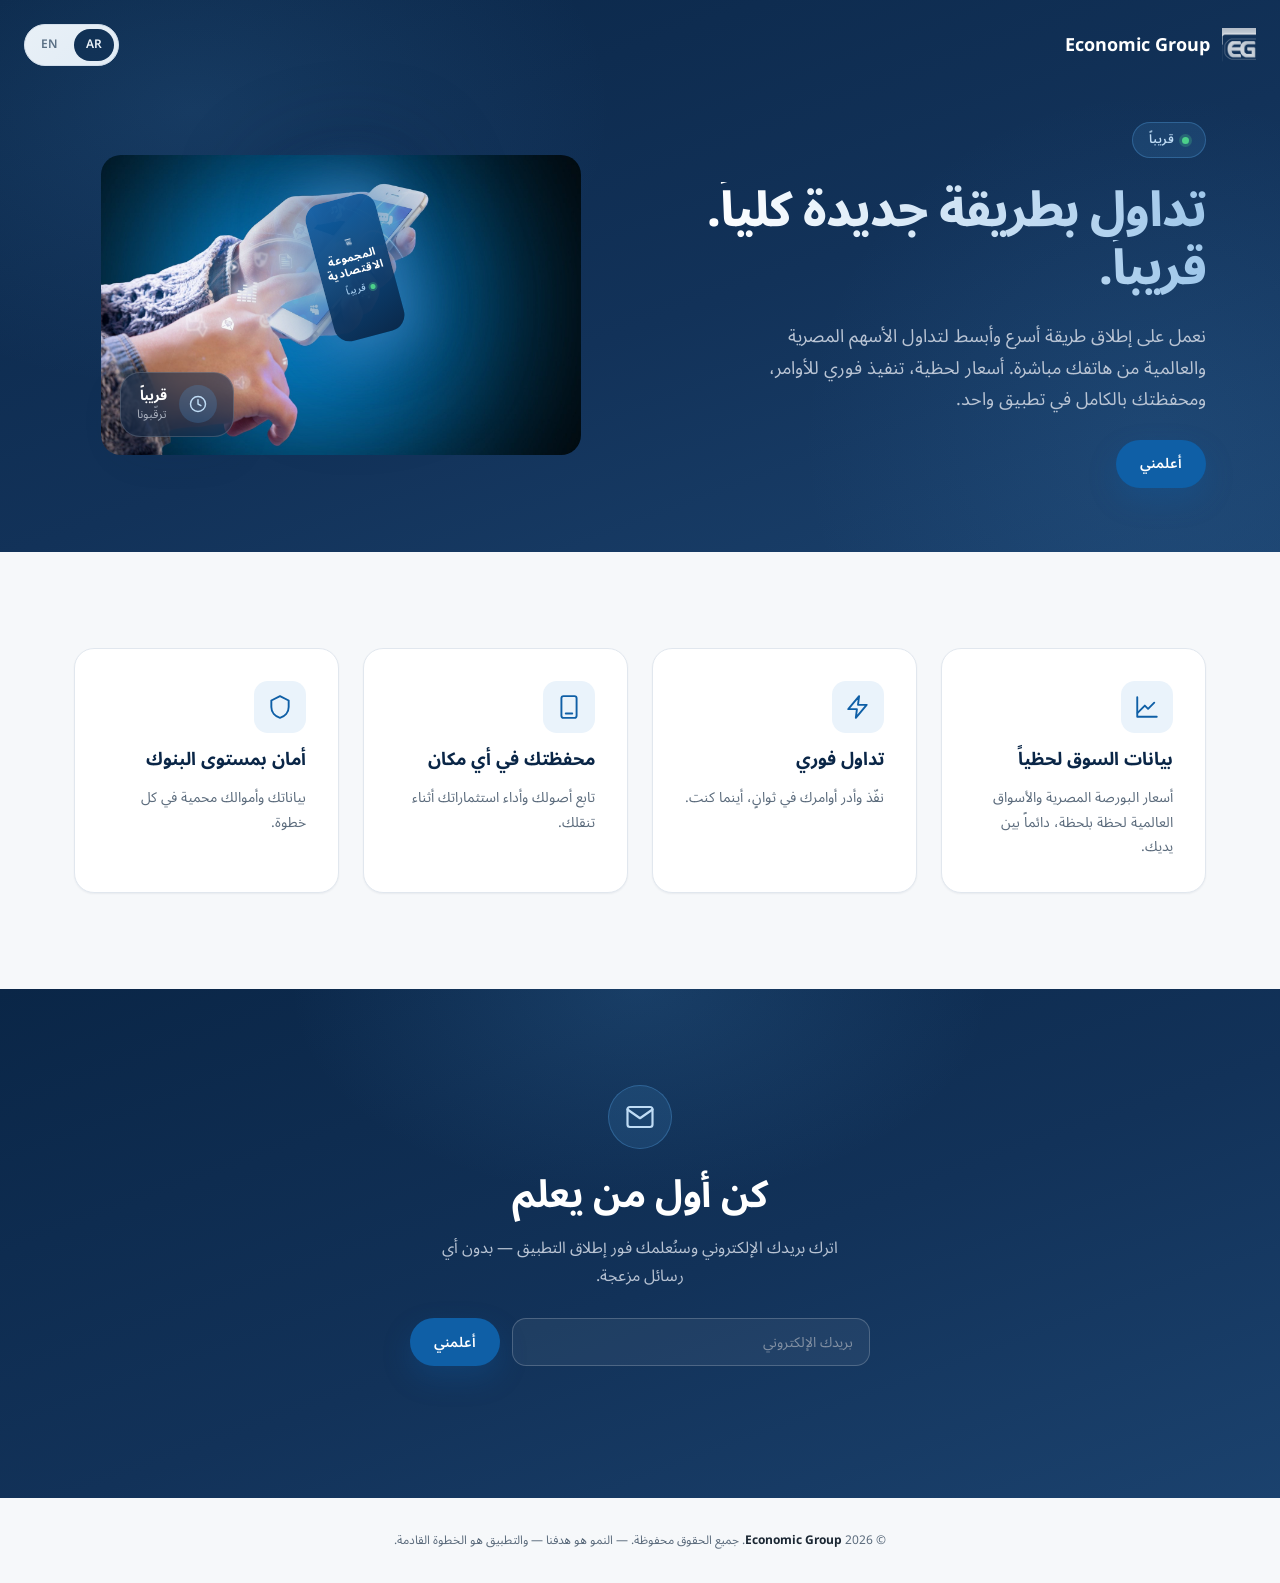
<file: pages/app.html>
<!DOCTYPE html>
<html lang="ar" dir="rtl">
<head>
  <meta charset="UTF-8">
  <meta name="viewport" content="width=device-width, initial-scale=1">
  <title>Economic Group App — Coming Soon</title>
  <meta name="description" content="The Economic Group trading app is on its way. Subscribe to be the first to know when it launches.">
  <meta name="theme-color" content="#0A2647">
  <meta name="robots" content="noindex, follow">

  <link rel="icon" type="image/png" href="../assets/icons/favicon.png">
  <link rel="apple-touch-icon" href="../assets/images/brand/favicon-180.png">
  <link rel="preconnect" href="https://fonts.googleapis.com">
  <link rel="preconnect" href="https://fonts.gstatic.com" crossorigin>

  <link rel="stylesheet" href="../assets/css/variables.css">
  <link rel="stylesheet" href="../assets/css/base.css">
  <link rel="stylesheet" href="../assets/css/animations.css">
  <link rel="stylesheet" href="../assets/css/header.css">
  <link rel="stylesheet" href="../assets/css/contact.css">
  <link rel="stylesheet" href="../assets/css/app-teaser.css">
  <link rel="stylesheet" href="../assets/css/responsive.css">
</head>
<body>
  <div class="teaser-page">

   <!-- ============ TOPBAR (brand + language only — intentionally not wired into site navigation) ============ -->
      <div class="teaser-hero" style="padding-bottom:0;">
        <div class="teaser-topbar">
          <a href="../" class="brand-mark-static">
            <img src="../assets/images/brand/eg-icon-white.png" alt="" width="34" height="35">
            <span>Economic Group</span>
          </a>
          <div class="lang-switch" role="group" aria-label="Language switcher">
            <button type="button" class="lang-option" data-lang-option="ar" aria-pressed="false">AR</button>
            <button type="button" class="lang-option" data-lang-option="en" aria-pressed="false">EN</button>
          </div>
        </div>

      <!-- ============ HERO ============ -->
      <div class="container teaser-hero-inner">
        <div class="teaser-hero-copy reveal">
          <span class="teaser-badge">
            <span class="status-dot"></span>
            <span data-i18n="app_teaser.badge">Coming Soon</span>
          </span>

          <h1 class="teaser-title">
            <span data-i18n="app_teaser.title">Trading, Reimagined.</span>
            <span data-i18n="app_teaser.title_line2">Coming Soon.</span>
          </h1>

          <p class="teaser-subtitle" data-i18n="app_teaser.subtitle">We're building a faster, simpler way to trade Egyptian and global markets — right from your pocket. Live prices, instant orders, and your full portfolio in one app.</p>

          <div class="teaser-hero-actions">
            <a href="#notify" class="btn btn-primary" data-i18n="app_teaser.newsletter_submit">Notify Me</a>
          </div>
        </div>

        <div class="teaser-hero-visual reveal" data-delay="2">
          <div class="phone-frame">
            <img src="../assets/images/app-teaser/hero-phone.jpg" alt="" class="phone-photo">

            <div class="phone-screen-overlay">
              <img src="../assets/images/brand/eg-icon-white.png" alt="Economic Group" class="phone-screen-logo">
              <span class="phone-screen-text" data-i18n="app_teaser.screen_line1">ECONOMIC GROUP</span>
              <span class="phone-screen-sub" data-i18n="app_teaser.screen_line2">Coming Soon</span>
            </div>

            <div class="phone-coming-soon-chip">
              <span class="chip-icon">
                <svg viewBox="0 0 24 24" fill="none" stroke="currentColor" stroke-width="1.75" stroke-linecap="round" stroke-linejoin="round"><circle cx="12" cy="12" r="9"></circle><polyline points="12 7 12 12 15.5 14"></polyline></svg>
              </span>
              <span>
                <strong data-i18n="app_teaser.badge">Coming Soon</strong>
                <span data-i18n="app_teaser.stay_tuned_title">Stay Tuned</span>
              </span>
            </div>
          </div>
        </div>
      </div>
    </div>

    <main id="main-content">
      <!-- ============ FEATURES ============ -->
      <section class="container teaser-features" aria-label="What to expect">
        <div class="teaser-features-grid">
          <div class="card teaser-feature-card reveal" data-delay="1">
            <span class="teaser-feature-icon">
              <svg viewBox="0 0 24 24" fill="none" stroke="currentColor" stroke-width="1.75" stroke-linecap="round" stroke-linejoin="round"><path d="M3 3v18h18"></path><path d="M18.7 8 13 13.7l-3-3L3.3 17.4"></path></svg>
            </span>
            <h3 data-i18n="app_teaser.feature1_title">Live Market Data</h3>
            <p data-i18n="app_teaser.feature1_body">Real-time EGX and global prices, always at your fingertips.</p>
          </div>

          <div class="card teaser-feature-card reveal" data-delay="2">
            <span class="teaser-feature-icon">
              <svg viewBox="0 0 24 24" fill="none" stroke="currentColor" stroke-width="1.75" stroke-linecap="round" stroke-linejoin="round"><path d="M13 2 3 14h8l-1 8 10-12h-8z"></path></svg>
            </span>
            <h3 data-i18n="app_teaser.feature2_title">Trade Instantly</h3>
            <p data-i18n="app_teaser.feature2_body">Place and manage orders in seconds, wherever you are.</p>
          </div>

          <div class="card teaser-feature-card reveal" data-delay="3">
            <span class="teaser-feature-icon">
              <svg viewBox="0 0 24 24" fill="none" stroke="currentColor" stroke-width="1.75" stroke-linecap="round" stroke-linejoin="round"><rect x="5" y="2" width="14" height="20" rx="2"></rect><line x1="9" y1="18" x2="15" y2="18"></line></svg>
            </span>
            <h3 data-i18n="app_teaser.feature3_title">Your Portfolio, Anywhere</h3>
            <p data-i18n="app_teaser.feature3_body">Track your holdings and performance on the go.</p>
          </div>

          <div class="card teaser-feature-card reveal" data-delay="4">
            <span class="teaser-feature-icon">
              <svg viewBox="0 0 24 24" fill="none" stroke="currentColor" stroke-width="1.75" stroke-linecap="round" stroke-linejoin="round"><path d="M12 2 4 6v6c0 5 3.4 8.7 8 10 4.6-1.3 8-5 8-10V6l-8-4Z"></path></svg>
            </span>
            <h3 data-i18n="app_teaser.feature4_title">Bank-Grade Security</h3>
            <p data-i18n="app_teaser.feature4_body">Your data and funds, protected at every step.</p>
          </div>
        </div>
      </section>

      <!-- ============ STAY TUNED / NEWSLETTER ============ -->
      <section class="teaser-notify" id="notify" aria-label="Stay updated">
        <div class="container teaser-notify-card reveal">
          <span class="teaser-notify-icon">
            <svg viewBox="0 0 24 24" fill="none" stroke="currentColor" stroke-width="1.75" stroke-linecap="round" stroke-linejoin="round"><path d="M4 4h16v16H4z" opacity="0"></path><path d="M22 6 12 13 2 6"></path><rect x="2" y="4" width="20" height="16" rx="2"></rect></svg>
          </span>
          <h2 data-i18n="app_teaser.newsletter_title">Be the First to Know</h2>
          <p data-i18n="app_teaser.newsletter_body">Leave your email and we'll notify you the moment the app goes live — no spam, ever.</p>

          <form class="teaser-notify-form" id="teaser-notify-form" novalidate aria-label="Newsletter signup">
            <input type="email" id="teaser-notify-email" class="form-input" required autocomplete="email" data-i18n-placeholder="app_teaser.newsletter_placeholder" placeholder="Your email address">
            <button type="submit" class="btn btn-primary" data-i18n="app_teaser.newsletter_submit">Notify Me</button>
          </form>
          <span class="teaser-notify-status" id="teaser-notify-status" role="status" aria-live="polite"></span>
        </div>
      </section>
    </main>

    <div class="teaser-footer">
      <p>&copy; <span id="footer-year"></span> <strong>Economic Group</strong>. <span data-i18n="footer.rights">All rights reserved.</span> — <span data-i18n="app_teaser.footer_note">Growth is our target — the app is next.</span></p>
    </div>
  </div>

  <script src="../assets/js/config.js"></script>
  <script src="../assets/js/utils.js"></script>
  <script src="../assets/js/icons.js"></script>
  <script src="../assets/js/i18n.js"></script>
  <script src="../assets/js/sheetsApi.js"></script>
  <script src="../assets/js/pageChrome.js"></script>
  <script src="../assets/js/appTeaser.js"></script>
  <script>
    document.getElementById('footer-year').textContent = new Date().getFullYear();
  </script>
</body>
</html>
</file>
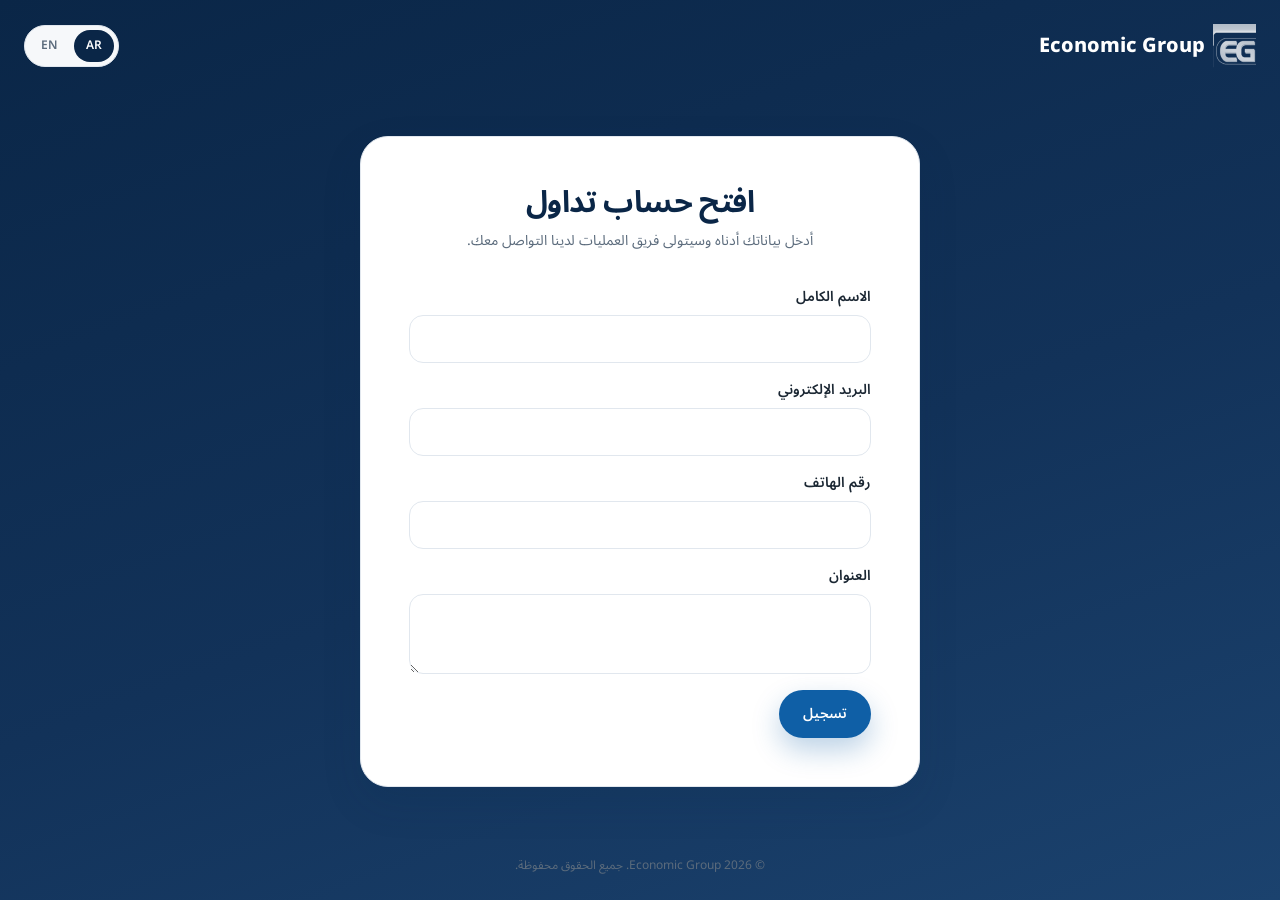
<file: pages/signup.html>
<!DOCTYPE html>
<html lang="ar" dir="rtl">
<head>
  <meta charset="UTF-8">
  <meta name="viewport" content="width=device-width, initial-scale=1">
  <title>Economic Group — Open a Trading Account</title>
  <meta name="description" content="Register for an Economic Group trading account — our operations team will contact you within 5 business days.">
  <meta name="theme-color" content="#0A2647">
  <meta name="robots" content="noindex, follow">

  <link rel="icon" type="image/png" href="../assets/icons/favicon.png">
  <link rel="apple-touch-icon" href="../assets/images/brand/favicon-180.png">
  <link rel="preconnect" href="https://fonts.googleapis.com">
  <link rel="preconnect" href="https://fonts.gstatic.com" crossorigin>

  <link rel="stylesheet" href="../assets/css/variables.css">
  <link rel="stylesheet" href="../assets/css/base.css">
  <link rel="stylesheet" href="../assets/css/animations.css">
  <link rel="stylesheet" href="../assets/css/header.css">
  <link rel="stylesheet" href="../assets/css/contact.css">
  <link rel="stylesheet" href="../assets/css/account.css">
  <link rel="stylesheet" href="../assets/css/responsive.css">
</head>
<body>
  <div class="account-page">
    <div class="account-topbar">
      <a href="./" class="brand" aria-label="Economic Group — Home">
        <span class="brand-mark">
          <img src="../assets/images/brand/eg-icon-white.png" alt="" width="43" height="44">
        </span>
        <span>Economic Group</span>
      </a>
      <div class="lang-switch" role="group" aria-label="Language switcher">
        <button type="button" class="lang-option" data-lang-option="ar" aria-pressed="false">AR</button>
        <button type="button" class="lang-option" data-lang-option="en" aria-pressed="false">EN</button>
      </div>
    </div>

    <main class="account-main">
      <div class="card account-card">
        <div class="account-card-header">
          <h1 class="account-card-title" data-i18n="account.title">Open a Trading Account</h1>
          <p class="account-card-subtitle" data-i18n="account.subtitle">Fill in your details below and our operations team will take it from there.</p>
        </div>

        <form class="account-form" id="signup-form" novalidate aria-label="Account registration form">
          <div class="form-field">
            <label class="form-label" for="signup-name" data-i18n="account.name">Full Name <span class="required">*</span></label>
            <input type="text" id="signup-name" class="form-input" required autocomplete="name">
            <span class="form-error-msg" role="alert"></span>
          </div>

          <div class="form-field">
            <label class="form-label" for="signup-email" data-i18n="account.email">Email Address <span class="required">*</span></label>
            <input type="email" id="signup-email" class="form-input" required autocomplete="email">
            <span class="form-error-msg" role="alert"></span>
          </div>

          <div class="form-field">
            <label class="form-label" for="signup-phone" data-i18n="account.phone">Phone Number <span class="required">*</span></label>
            <input type="tel" id="signup-phone" class="form-input" required autocomplete="tel">
            <span class="form-error-msg" role="alert"></span>
          </div>

          <div class="form-field">
            <label class="form-label" for="signup-address" data-i18n="account.address">Address <span class="required">*</span></label>
            <textarea id="signup-address" class="form-textarea" required autocomplete="street-address" style="min-height:80px;"></textarea>
            <span class="form-error-msg" role="alert"></span>
          </div>

          <div class="form-submit-row">
            <button type="submit" class="btn btn-primary" data-i18n="account.submit">Register</button>
            <span class="form-status" id="signup-form-status" role="status" aria-live="polite"></span>
          </div>
        </form>
      </div>
    </main>

    <div class="account-footer">
      <p>&copy; <span id="footer-year"></span> Economic Group. <span data-i18n="footer.rights">All rights reserved.</span></p>
    </div>
  </div>

  <script src="../assets/js/config.js"></script>
  <script src="../assets/js/utils.js"></script>
  <script src="../assets/js/icons.js"></script>
  <script src="../assets/js/i18n.js"></script>
  <script src="../assets/js/sheetsApi.js"></script>
  <script src="../assets/js/pageChrome.js"></script>
  <script src="../assets/js/signup.js"></script>
  <script>
    document.getElementById('footer-year').textContent = new Date().getFullYear();
  </script>
</body>
</html>
</file>
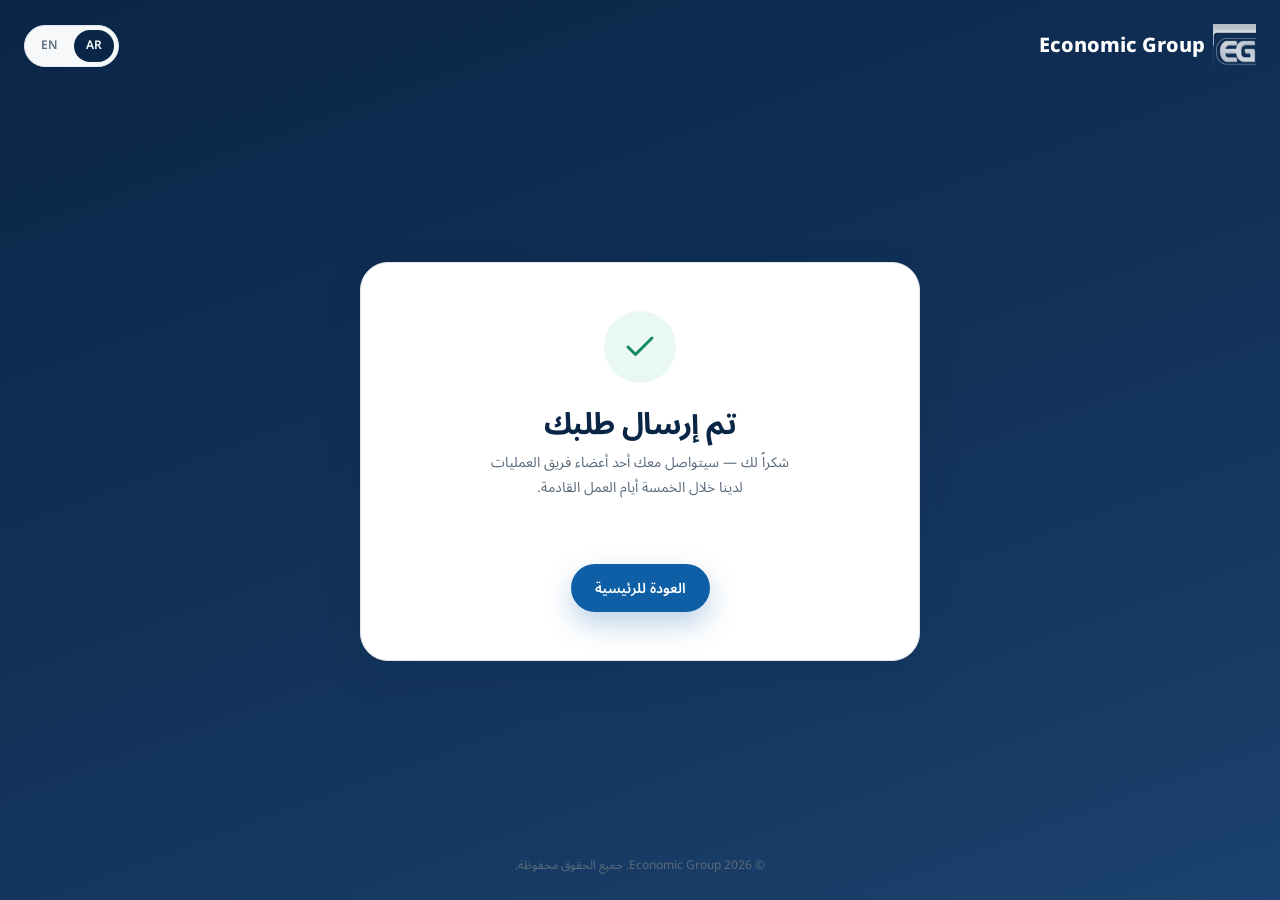
<file: pages/thank-you.html>
<!DOCTYPE html>
<html lang="ar" dir="rtl">
<head>
  <meta charset="UTF-8">
  <meta name="viewport" content="width=device-width, initial-scale=1">
  <title>Economic Group — Request Sent</title>
  <meta name="description" content="Your account request has been received.">
  <meta name="theme-color" content="#0A2647">
  <meta name="robots" content="noindex, nofollow">

  <link rel="icon" type="image/png" href="../assets/icons/favicon.png">
  <link rel="apple-touch-icon" href="../assets/images/brand/favicon-180.png">
  <link rel="preconnect" href="https://fonts.googleapis.com">
  <link rel="preconnect" href="https://fonts.gstatic.com" crossorigin>

  <link rel="stylesheet" href="../assets/css/variables.css">
  <link rel="stylesheet" href="../assets/css/base.css">
  <link rel="stylesheet" href="../assets/css/animations.css">
  <link rel="stylesheet" href="../assets/css/header.css">
  <link rel="stylesheet" href="../assets/css/account.css">
  <link rel="stylesheet" href="../assets/css/responsive.css">
</head>
<body>
  <div class="account-page">
    <div class="account-topbar">
      <a href="../index.html" class="brand" aria-label="Economic Group — Home">
        <span class="brand-mark">
          <img src="../assets/images/brand/eg-icon-white.png" alt="" width="43" height="44">
        </span>
        <span>Economic Group</span>
      </a>
      <div class="lang-switch" role="group" aria-label="Language switcher">
        <button type="button" class="lang-option" data-lang-option="ar" aria-pressed="false">AR</button>
        <button type="button" class="lang-option" data-lang-option="en" aria-pressed="false">EN</button>
      </div>
    </div>

    <main class="account-main">
      <div class="card account-card is-success" role="status">
        <span class="account-success-icon">
          <svg viewBox="0 0 24 24" fill="none" stroke="currentColor" stroke-width="2" stroke-linecap="round" stroke-linejoin="round"><polyline points="20 6 9 17 4 12"></polyline></svg>
        </span>
        <div class="account-card-header">
          <h1 class="account-card-title" data-i18n="thank_you.title">Your Request Has Been Sent</h1>
          <p class="account-card-subtitle" data-i18n="thank_you.message">Thank you — one of our operations team will contact you within the next 5 business days.</p>
        </div>
        <a href="../index.html" class="btn btn-primary" data-i18n="thank_you.back_home">Back to Home</a>
      </div>
    </main>

    <div class="account-footer">
      <p>&copy; <span id="footer-year"></span> Economic Group. <span data-i18n="footer.rights">All rights reserved.</span></p>
    </div>
  </div>

  <script src="../assets/js/config.js"></script>
  <script src="../assets/js/utils.js"></script>
  <script src="../assets/js/icons.js"></script>
  <script src="../assets/js/i18n.js"></script>
  <script src="../assets/js/pageChrome.js"></script>
  <script>
    window.StockPageChrome.init('../');
    document.getElementById('footer-year').textContent = new Date().getFullYear();
  </script>
</body>
</html>
</file>
<file: assets/css/variables.css>
/* =========================================================
   Economic Group — Design System
   Global CSS Custom Properties
   ========================================================= */

@import url('https://fonts.googleapis.com/css2?family=Inter:wght@400;500;600;700;800&family=Noto+Sans+Arabic:wght@400;500;600;700;800&display=swap');

:root {
  /* ---------- Brand Colors (from Economic Group logo) ---------- */
  --color-primary: #0F5FA6;
  --color-primary-dark: #0A3D6E;
  --color-primary-light: #4B93D1;
  --color-primary-50: #EAF3FB;

  --color-dark: #0A2647;
  --color-dark-soft: #123259;
  --color-dark-elevated: #1B426E;

  --color-bg: #F6F8FA;
  --color-white: #FFFFFF;

  --color-text: #1B2733;
  --color-text-muted: #5B6B7C;
  --color-text-inverse: #F6F8FA;

  --color-success: #128A5E;
  --color-success-bg: #E9F8F2;
  --color-danger: #D14848;
  --color-danger-bg: #FDECEC;
  --color-warning: #C58A17;
  --color-warning-bg: #FBF3E2;

  --color-border: #E1E7EE;
  --color-border-dark: rgba(255, 255, 255, 0.12);

  /* ---------- Glassmorphism ---------- */
  --glass-bg: rgba(255, 255, 255, 0.65);
  --glass-bg-dark: rgba(10, 38, 71, 0.55);
  --glass-border: rgba(255, 255, 255, 0.35);
  --glass-blur: blur(16px);

  /* ---------- Typography ---------- */
  --font-en: 'Inter', -apple-system, BlinkMacSystemFont, 'Segoe UI', sans-serif;
  --font-ar: 'Noto Sans Arabic', 'Inter', sans-serif;

  --fs-xs: 0.75rem;    /* 12px */
  --fs-sm: 0.875rem;   /* 14px */
  --fs-base: 1rem;     /* 16px */
  --fs-md: 1.125rem;   /* 18px */
  --fs-lg: 1.25rem;    /* 20px */
  --fs-xl: 1.5rem;     /* 24px */
  --fs-2xl: 1.875rem;  /* 30px */
  --fs-3xl: 2.375rem;  /* 38px */
  --fs-4xl: 3rem;      /* 48px */

  --lh-tight: 1.2;
  --lh-normal: 1.5;
  --lh-relaxed: 1.75;

  --fw-regular: 400;
  --fw-medium: 500;
  --fw-semibold: 600;
  --fw-bold: 700;
  --fw-extrabold: 800;

  /* ---------- Spacing (4/8pt scale) ---------- */
  --space-1: 0.25rem;  /* 4px */
  --space-2: 0.5rem;   /* 8px */
  --space-3: 0.75rem;  /* 12px */
  --space-4: 1rem;     /* 16px */
  --space-5: 1.5rem;   /* 24px */
  --space-6: 2rem;     /* 32px */
  --space-7: 3rem;     /* 48px */
  --space-8: 4rem;     /* 64px */
  --space-9: 6rem;     /* 96px */

  /* ---------- Radius ---------- */
  --radius-sm: 8px;
  --radius-md: 14px;
  --radius-lg: 20px;
  --radius-xl: 28px;
  --radius-full: 999px;

  /* ---------- Shadows ---------- */
  --shadow-sm: 0 1px 2px rgba(10, 38, 71, 0.06);
  --shadow-md: 0 8px 24px rgba(10, 38, 71, 0.08);
  --shadow-lg: 0 16px 40px rgba(10, 38, 71, 0.12);
  --shadow-primary: 0 12px 28px rgba(15, 95, 166, 0.28);
  --shadow-focus: 0 0 0 3px rgba(15, 95, 166, 0.35);

  /* ---------- Motion ---------- */
  --ease-out: cubic-bezier(0.16, 1, 0.3, 1);
  --ease-in-out: cubic-bezier(0.65, 0, 0.35, 1);
  --dur-fast: 150ms;
  --dur-base: 250ms;
  --dur-slow: 400ms;

  /* ---------- Layout ---------- */
  --container-max: 1280px;
  --header-height: 84px;
  --header-height-scrolled: 68px;

  /* ---------- Z-Index Scale ---------- */
  --z-base: 0;
  --z-dropdown: 100;
  --z-sticky: 200;
  --z-overlay: 400;
  --z-modal: 500;
  --z-toast: 600;
  --z-tooltip: 700;
}

/* Dark-elevated surfaces (hero, footer) get their own token aliases */
[data-surface="dark"] {
  --color-text: var(--color-text-inverse);
  --color-text-muted: #A6ADBB;
  --color-border: var(--color-border-dark);
}
</file>
<file: assets/css/base.css>
/* =========================================================
   Economic Group — Base Styles / Reset / Typography / RTL Foundation
   ========================================================= */

*,
*::before,
*::after {
  box-sizing: border-box;
  margin: 0;
  padding: 0;
}

html {
  -webkit-text-size-adjust: 100%;
  scroll-behavior: smooth;
}

@media (prefers-reduced-motion: reduce) {
  html {
    scroll-behavior: auto;
  }
  *,
  *::before,
  *::after {
    animation-duration: 0.01ms !important;
    animation-iteration-count: 1 !important;
    transition-duration: 0.01ms !important;
    scroll-behavior: auto !important;
  }
}

body {
  min-height: 100vh;
  min-height: 100dvh;
  background: var(--color-bg);
  color: var(--color-text);
  font-family: var(--font-en);
  font-size: var(--fs-base);
  line-height: var(--lh-normal);
  font-weight: var(--fw-regular);
  -webkit-font-smoothing: antialiased;
  overflow-x: hidden;
  /* Push footer to bottom — eliminates blank space below it */
  display: flex;
  flex-direction: column;
}

/* main grows to fill remaining space, pushing footer down */
#main-content {
  flex: 1;
}

/* footer-mount is outside <main> so give it no flex-shrink
   and let the footer inside it sit naturally at the bottom */
#footer-mount {
  flex-shrink: 0;
}

/* news-modal-mount wraps a position:fixed overlay — it must not
   contribute any layout height itself */
#news-modal-mount {
  position: fixed;
  width: 0;
  height: 0;
  overflow: visible;
  pointer-events: none;
}

html[lang="ar"] body,
body[dir="rtl"] {
  font-family: var(--font-ar);
}

html[dir="rtl"] {
  direction: rtl;
}

html[dir="ltr"] {
  direction: ltr;
}

img,
picture,
svg {
  max-width: 100%;
  display: block;
}

img {
  height: auto;
}

a {
  color: inherit;
  text-decoration: none;
}

button {
  font: inherit;
  color: inherit;
  background: none;
  border: none;
  cursor: pointer;
}

input,
textarea,
select {
  font: inherit;
  color: inherit;
}

ul,
ol {
  list-style: none;
}

/* ---------- Typography Scale ---------- */

h1, h2, h3, h4, h5, h6 {
  font-weight: var(--fw-bold);
  line-height: var(--lh-tight);
  color: var(--color-dark);
}

[data-surface="dark"] h1,
[data-surface="dark"] h2,
[data-surface="dark"] h3,
[data-surface="dark"] h4 {
  color: var(--color-white);
}

h1 { font-size: var(--fs-4xl); letter-spacing: -0.02em; }
h2 { font-size: var(--fs-3xl); letter-spacing: -0.01em; }
h3 { font-size: var(--fs-2xl); }
h4 { font-size: var(--fs-xl); }
h5 { font-size: var(--fs-lg); }
h6 { font-size: var(--fs-md); }

p {
  color: var(--color-text-muted);
  line-height: var(--lh-relaxed);
}

.text-tabular {
  font-variant-numeric: tabular-nums;
  font-feature-settings: 'tnum' 1;
}

/* ---------- Layout Helpers ---------- */

.container {
  width: 100%;
  max-width: var(--container-max);
  margin-inline: auto;
  padding-inline: var(--space-5);
}

.section {
  padding-block: var(--space-9);
}

.section-header {
  display: flex;
  flex-direction: column;
  gap: var(--space-2);
  margin-bottom: var(--space-7);
  max-width: 640px;
}

.section-eyebrow {
  display: inline-flex;
  align-items: center;
  gap: var(--space-2);
  color: var(--color-primary);
  font-weight: var(--fw-semibold);
  font-size: var(--fs-sm);
  text-transform: uppercase;
  letter-spacing: 0.06em;
}

.section-eyebrow::before {
  content: "";
  width: 22px;
  height: 2px;
  background: var(--color-primary);
  border-radius: var(--radius-full);
}

.section-title {
  color: inherit;
}

.section-subtitle {
  color: var(--color-text-muted);
  font-size: var(--fs-md);
}

/* ---------- Focus & Accessibility ---------- */

:focus-visible {
  outline: none;
  box-shadow: var(--shadow-focus);
  border-radius: var(--radius-sm);
}

.skip-link {
  position: fixed;
  top: -100px;
  inset-inline-start: var(--space-4);
  z-index: var(--z-toast);
  background: var(--color-dark);
  color: var(--color-white);
  padding: var(--space-3) var(--space-5);
  border-radius: var(--radius-md);
  font-weight: var(--fw-semibold);
  transition: top var(--dur-base) var(--ease-out);
}

.skip-link:focus {
  top: var(--space-4);
}

.visually-hidden {
  position: absolute !important;
  width: 1px;
  height: 1px;
  padding: 0;
  margin: -1px;
  overflow: hidden;
  clip: rect(0, 0, 0, 0);
  white-space: nowrap;
  border: 0;
}

/* ---------- Buttons ---------- */

.btn {
  display: inline-flex;
  align-items: center;
  justify-content: center;
  gap: var(--space-2);
  min-height: 48px;
  padding-inline: var(--space-5);
  border-radius: var(--radius-full);
  font-weight: var(--fw-semibold);
  font-size: var(--fs-sm);
  white-space: nowrap;
  transition: transform var(--dur-fast) var(--ease-out),
              box-shadow var(--dur-base) var(--ease-out),
              background-color var(--dur-base) var(--ease-out);
}

.btn:active {
  transform: scale(0.97);
}

.btn-primary {
  background: var(--color-primary);
  color: var(--color-white);
  box-shadow: var(--shadow-primary);
}

.btn-primary:hover {
  background: var(--color-primary-dark);
}

.btn-outline {
  background: transparent;
  border: 1.5px solid var(--color-border);
  color: var(--color-text);
}

[data-surface="dark"] .btn-outline {
  border-color: var(--color-border-dark);
  color: var(--color-white);
}

.btn-outline:hover {
  border-color: var(--color-primary);
  color: var(--color-primary);
}

.btn-ghost {
  background: transparent;
  color: var(--color-text);
}

.btn-ghost:hover {
  color: var(--color-primary);
}

.btn-sm {
  min-height: 38px;
  padding-inline: var(--space-4);
  font-size: var(--fs-xs);
}

.btn-icon {
  min-height: 44px;
  min-width: 44px;
  padding: 0;
  border-radius: var(--radius-full);
}

/* ---------- Badges & Tags ---------- */

.badge {
  display: inline-flex;
  align-items: center;
  gap: var(--space-1);
  padding: var(--space-1) var(--space-3);
  border-radius: var(--radius-full);
  font-size: var(--fs-xs);
  font-weight: var(--fw-semibold);
}

.badge-success { background: var(--color-success-bg); color: var(--color-success); }
.badge-danger  { background: var(--color-danger-bg); color: var(--color-danger); }
.badge-warning { background: var(--color-warning-bg); color: var(--color-warning); }
.badge-neutral { background: var(--color-bg); color: var(--color-text-muted); border: 1px solid var(--color-border); }

/* ---------- Glass Surface Utility ---------- */

.glass {
  background: var(--glass-bg);
  backdrop-filter: var(--glass-blur);
  -webkit-backdrop-filter: var(--glass-blur);
  border: 1px solid var(--glass-border);
}

[data-surface="dark"] .glass {
  background: var(--glass-bg-dark);
  border-color: rgba(255, 255, 255, 0.14);
}

/* ---------- Cards ---------- */

.card {
  background: var(--color-white);
  border: 1px solid var(--color-border);
  border-radius: var(--radius-lg);
  box-shadow: var(--shadow-sm);
  transition: transform var(--dur-base) var(--ease-out),
              box-shadow var(--dur-base) var(--ease-out);
}

.card-hover:hover {
  transform: translateY(-4px);
  box-shadow: var(--shadow-lg);
}
</file>
<file: assets/css/animations.css>
/* =========================================================
   Economic Group — Animations & Skeleton Loading States
   ========================================================= */

@keyframes fadeIn {
  from { opacity: 0; }
  to { opacity: 1; }
}

@keyframes fadeUp {
  from { opacity: 0; transform: translateY(16px); }
  to { opacity: 1; transform: translateY(0); }
}

@keyframes scaleIn {
  from { opacity: 0; transform: scale(0.96); }
  to { opacity: 1; transform: scale(1); }
}

@keyframes slideInEnd {
  from { opacity: 0; transform: translateX(var(--slide-from, 24px)); }
  to { opacity: 1; transform: translateX(0); }
}

@keyframes shimmer {
  0% { background-position: -400px 0; }
  100% { background-position: 400px 0; }
}

@keyframes pulseDot {
  0%, 100% { opacity: 1; transform: scale(1); }
  50% { opacity: 0.55; transform: scale(0.85); }
}

@keyframes tickerScroll {
  from { transform: translateX(0); }
  to { transform: translateX(-50%); }
}

@keyframes spin {
  to { transform: rotate(360deg); }
}

.reveal {
  opacity: 0;
  animation: fadeUp var(--dur-slow) var(--ease-out) forwards;
}

.reveal[data-delay="1"] { animation-delay: 60ms; }
.reveal[data-delay="2"] { animation-delay: 120ms; }
.reveal[data-delay="3"] { animation-delay: 180ms; }
.reveal[data-delay="4"] { animation-delay: 240ms; }
.reveal[data-delay="5"] { animation-delay: 300ms; }
.reveal[data-delay="6"] { animation-delay: 360ms; }

@media (prefers-reduced-motion: reduce) {
  .reveal {
    opacity: 1;
    animation: none;
  }
}

/* ---------- Skeleton Loaders ---------- */

.skeleton {
  position: relative;
  overflow: hidden;
  background: #EAECEF;
  border-radius: var(--radius-md);
}

.skeleton::after {
  content: "";
  position: absolute;
  inset: 0;
  background: linear-gradient(
    90deg,
    rgba(255, 255, 255, 0) 0%,
    rgba(255, 255, 255, 0.7) 50%,
    rgba(255, 255, 255, 0) 100%
  );
  background-size: 400px 100%;
  animation: shimmer 1.4s ease-in-out infinite;
}

@media (prefers-reduced-motion: reduce) {
  .skeleton::after { animation: none; }
}

.skeleton-text {
  height: 0.85em;
  border-radius: var(--radius-sm);
  margin-block: 0.25em;
}

.skeleton-title { height: 1.4em; width: 60%; }
.skeleton-line { width: 100%; }
.skeleton-line.short { width: 40%; }

.skeleton-thumb {
  aspect-ratio: 16 / 9;
  width: 100%;
  border-radius: var(--radius-lg);
}

.skeleton-avatar {
  width: 44px;
  height: 44px;
  border-radius: var(--radius-full);
}

.skeleton-card {
  display: flex;
  flex-direction: column;
  gap: var(--space-3);
  padding: var(--space-4);
}

/* ---------- Status Dot ---------- */

.status-dot {
  width: 9px;
  height: 9px;
  border-radius: var(--radius-full);
  background: var(--color-text-muted);
  flex-shrink: 0;
}

.status-dot.is-open {
  background: var(--color-success);
  animation: pulseDot 2s ease-in-out infinite;
}

.status-dot.is-closed {
  background: var(--color-danger);
}

/* ---------- Spinner ---------- */

.spinner {
  width: 20px;
  height: 20px;
  border: 2.5px solid rgba(255, 255, 255, 0.35);
  border-top-color: currentColor;
  border-radius: 50%;
  animation: spin 0.7s linear infinite;
}
</file>
<file: assets/css/header.css>
/* =========================================================
   Economic Group — Header / Navigation
   ========================================================= */

.site-header {
  position: sticky;
  top: 0;
  inset-inline: 0;
  z-index: var(--z-sticky);
  height: var(--header-height);
  display: flex;
  align-items: center;
  background: rgba(255, 255, 255, 0.82);
  backdrop-filter: var(--glass-blur);
  -webkit-backdrop-filter: var(--glass-blur);
  border-bottom: 1px solid transparent;
  transition: height var(--dur-base) var(--ease-out),
              border-color var(--dur-base) var(--ease-out),
              box-shadow var(--dur-base) var(--ease-out);
}

.site-header.is-scrolled {
  height: var(--header-height-scrolled);
  border-bottom-color: var(--color-border);
  box-shadow: var(--shadow-sm);
}

.header-inner {
  width: 100%;
  max-width: var(--container-max);
  margin-inline: auto;
  padding-inline: var(--space-5);
  display: flex;
  align-items: center;
  justify-content: space-between;
  gap: var(--space-5);
}

/* ---------- Logo ---------- */

.brand {
  display: flex;
  align-items: center;
  gap: var(--space-2);
  font-weight: var(--fw-extrabold);
  font-size: var(--fs-lg);
  color: var(--color-dark);
  flex-shrink: 0;
}

.brand-mark {
  display: flex;
  align-items: center;
  justify-content: center;
  flex-shrink: 0;
}

.brand-mark img {
  height: 44px;
  width: auto;
  display: block;
}

/* ---------- Primary Nav ---------- */

.primary-nav {
  display: flex;
  align-items: center;
  gap: var(--space-1);
}

.nav-item {
  position: relative;
}

.nav-link {
  display: flex;
  align-items: center;
  gap: var(--space-1);
  padding: var(--space-3) var(--space-3);
  border-radius: var(--radius-sm);
  font-size: var(--fs-sm);
  font-weight: var(--fw-medium);
  color: var(--color-text);
  transition: color var(--dur-fast) var(--ease-out);
}

.nav-link:hover,
.nav-link[aria-current="page"] {
  color: var(--color-primary);
}

.nav-link .chevron {
  width: 14px;
  height: 14px;
  transition: transform var(--dur-fast) var(--ease-out);
}

.nav-item.is-open .nav-link .chevron {
  transform: rotate(180deg);
}

.nav-dropdown {
  position: absolute;
  top: calc(100% + var(--space-2));
  inset-inline-start: 0;
  min-width: 220px;
  background: var(--color-white);
  border: 1px solid var(--color-border);
  border-radius: var(--radius-md);
  box-shadow: var(--shadow-lg);
  padding: var(--space-2);
  opacity: 0;
  visibility: hidden;
  transform: translateY(6px);
  transition: opacity var(--dur-base) var(--ease-out),
              transform var(--dur-base) var(--ease-out),
              visibility var(--dur-base);
  z-index: var(--z-dropdown);
}

.nav-item.is-open .nav-dropdown {
  opacity: 1;
  visibility: visible;
  transform: translateY(0);
}

.nav-dropdown-link {
  display: block;
  padding: var(--space-3);
  border-radius: var(--radius-sm);
  font-size: var(--fs-sm);
  color: var(--color-text);
}

.nav-dropdown-link:hover {
  background: var(--color-primary-50);
  color: var(--color-primary-dark);
}

/* ---------- Header Actions ---------- */

.header-actions {
  display: flex;
  align-items: center;
  gap: var(--space-3);
  flex-shrink: 0;
}

.market-pill {
  display: flex;
  align-items: center;
  gap: var(--space-2);
  padding: var(--space-2) var(--space-4);
  border-radius: var(--radius-full);
  background: var(--color-bg);
  border: 1px solid var(--color-border);
  font-size: var(--fs-xs);
  font-weight: var(--fw-semibold);
  color: var(--color-text-muted);
}

.lang-switch {
  display: flex;
  align-items: center;
  gap: var(--space-1);
  padding: var(--space-1);
  border-radius: var(--radius-full);
  background: var(--color-bg);
  border: 1px solid var(--color-border);
}

.lang-option {
  padding: var(--space-1) var(--space-3);
  border-radius: var(--radius-full);
  font-size: var(--fs-xs);
  font-weight: var(--fw-semibold);
  color: var(--color-text-muted);
  transition: background var(--dur-fast) var(--ease-out), color var(--dur-fast) var(--ease-out);
  min-height: 32px;
  display: inline-flex;
  align-items: center;
}

.lang-option[aria-pressed="true"] {
  background: var(--color-dark);
  color: var(--color-white);
}

.search-toggle,
.menu-toggle {
  display: inline-flex;
  align-items: center;
  justify-content: center;
  width: 44px;
  height: 44px;
  border-radius: var(--radius-full);
  color: var(--color-text);
  transition: background var(--dur-fast) var(--ease-out);
}

.search-toggle:hover,
.menu-toggle:hover {
  background: var(--color-bg);
}

.search-toggle svg,
.menu-toggle svg {
  width: 20px;
  height: 20px;
}

.menu-toggle {
  display: none;
}

/* ---------- Search Overlay ---------- */

.search-overlay {
  position: fixed;
  inset: 0;
  z-index: var(--z-overlay);
  background: rgba(10, 38, 71, 0.55);
  backdrop-filter: blur(4px);
  -webkit-backdrop-filter: blur(4px);
  display: flex;
  align-items: flex-start;
  justify-content: center;
  padding: 12vh var(--space-4) var(--space-5);
  overflow-y: auto;
  opacity: 0;
  visibility: hidden;
  transition: opacity var(--dur-base) var(--ease-out), visibility var(--dur-base);
}

.search-overlay.is-open {
  opacity: 1;
  visibility: visible;
}

.search-box {
  width: min(560px, 92vw);
  max-height: 90vh;
  max-height: 76dvh;
  overflow-y: auto;
  background: var(--color-white);
  border-radius: var(--radius-lg);
  box-shadow: var(--shadow-lg);
  padding: var(--space-5);
  transform: translateY(-12px);
  transition: transform var(--dur-base) var(--ease-out);
}

.search-overlay.is-open .search-box {
  transform: translateY(0);
}

.search-input-row {
  display: flex;
  align-items: center;
  gap: var(--space-3);
  border-bottom: 1px solid var(--color-border);
  padding-bottom: var(--space-4);
}

.search-input-row svg { width: 20px; height: 20px; color: var(--color-text-muted); flex-shrink: 0; }

.search-input {
  flex: 1;
  border: none;
  background: none;
  font-size: var(--fs-md);
  outline: none;
}

.search-results {
  margin-top: var(--space-4);
  max-height: 320px;
  overflow-y: auto;
  display: flex;
  flex-direction: column;
  gap: var(--space-1);
}

.search-result-item {
  display: flex;
  align-items: center;
  justify-content: space-between;
  padding: var(--space-3);
  border-radius: var(--radius-sm);
}

.search-result-item:hover {
  background: var(--color-bg);
}

.search-empty {
  padding: var(--space-5) var(--space-2);
  text-align: center;
  color: var(--color-text-muted);
  font-size: var(--fs-sm);
}

/* ---------- Mobile Nav Drawer ---------- */

.mobile-drawer {
  position: fixed;
  top: 0;
  inset-inline-end: 0;
  height: 100vh;
  height: 100dvh;
  width: min(340px, 86vw);
  background: var(--color-white);
  z-index: var(--z-overlay);
  box-shadow: var(--shadow-lg);
  padding: var(--space-5);
  display: flex;
  flex-direction: column;
  gap: var(--space-2);
  transform: translateX(100%);
  transition: transform var(--dur-base) var(--ease-out);
  overflow-y: auto;
}

html[dir="rtl"] .mobile-drawer {
  transform: translateX(-100%);
}

.mobile-drawer.is-open {
  transform: translateX(0);
}

html[dir="rtl"] .mobile-drawer.is-open {
  transform: translateX(0);
}

.mobile-drawer-backdrop {
  position: fixed;
  inset: 0;
  background: rgba(10, 38, 71, 0.5);
  z-index: var(--z-overlay);
  opacity: 0;
  visibility: hidden;
  transition: opacity var(--dur-base) var(--ease-out), visibility var(--dur-base);
}

.mobile-drawer-backdrop.is-open {
  opacity: 1;
  visibility: visible;
}

.mobile-drawer-header {
  display: flex;
  align-items: center;
  justify-content: space-between;
  margin-bottom: var(--space-4);
}

.mobile-nav-link {
  display: flex;
  align-items: center;
  justify-content: space-between;
  padding: var(--space-4) var(--space-2);
  border-bottom: 1px solid var(--color-border);
  font-weight: var(--fw-medium);
  min-height: 44px;
}

.mobile-nav-submenu {
  display: none;
  flex-direction: column;
  padding-inline-start: var(--space-4);
}

.mobile-nav-submenu.is-open {
  display: flex;
}

.mobile-nav-sublink {
  padding: var(--space-3) var(--space-2);
  color: var(--color-text-muted);
  font-size: var(--fs-sm);
  min-height: 44px;
  display: flex;
  align-items: center;
}

@media (max-width: 1023px) {
  .primary-nav,
  .market-pill {
    display: none;
  }
  .menu-toggle {
    display: inline-flex;
  }
  /* The mobile drawer already repeats the Open Account CTA, the live
     trading link, and the language switcher, so drop the header's copies
     once the drawer takes over — keeps search + hamburger from getting
     cramped against the logo on phones. */
  .header-actions > .btn-primary,
  .header-actions > .btn-outline {
    display: none;
  }
}

@media (max-width: 560px) {
  .header-actions > .lang-switch {
    display: none;
  }
}

/* ---------- TradingView Ticker Tape (scrolling EGX price strip) ---------- */

.tv-ticker-tape-wrap {
  position: sticky;
  top: var(--header-height);
  inset-inline: 0;
  z-index: calc(var(--z-sticky) - 1);
  background: var(--color-surface, #ffffff);
  border-bottom: 1px solid var(--color-border);
  transition: top var(--dur-base) var(--ease-out);
}

.site-header.is-scrolled ~ .tv-ticker-tape-wrap {
  top: var(--header-height-scrolled);
}

/* TradingView's own iframe reports its height, but give the wrapper a
   sane minimum so layout doesn't jump while the widget script loads. */
.tv-ticker-tape-wrap .tradingview-widget-container {
  min-height: 46px;
}
</file>
<file: assets/css/contact.css>
/* =========================================================
   Economic Group — Contact Section
   ========================================================= */

.contact-grid {
  display: grid;
  grid-template-columns: 0.9fr 1.1fr;
  gap: var(--space-6);
  align-items: start;
}

.contact-info-list {
  display: flex;
  flex-direction: column;
  gap: var(--space-4);
}

.contact-info-card {
  display: flex;
  align-items: flex-start;
  gap: var(--space-4);
  padding: var(--space-5);
}

.contact-info-icon {
  width: 44px;
  height: 44px;
  border-radius: var(--radius-md);
  background: var(--color-primary-50);
  color: var(--color-primary);
  display: flex;
  align-items: center;
  justify-content: center;
  flex-shrink: 0;
}

.contact-info-icon svg { width: 22px; height: 22px; }

.contact-info-label {
  font-size: var(--fs-xs);
  color: var(--color-text-muted);
  font-weight: var(--fw-medium);
  margin-bottom: 2px;
}

.contact-info-value {
  font-weight: var(--fw-semibold);
  font-size: var(--fs-sm);
}

.contact-form {
  padding: var(--space-6);
  display: flex;
  flex-direction: column;
  gap: var(--space-4);
}

.form-row {
  display: grid;
  grid-template-columns: 1fr 1fr;
  gap: var(--space-4);
}

.form-field {
  display: flex;
  flex-direction: column;
  gap: var(--space-2);
}

.form-label {
  font-size: var(--fs-sm);
  font-weight: var(--fw-semibold);
}

.form-label .required {
  color: var(--color-danger);
}

.form-input,
.form-textarea,
.form-select {
  border: 1.5px solid var(--color-border);
  border-radius: var(--radius-md);
  padding: var(--space-3) var(--space-4);
  font-size: var(--fs-sm);
  min-height: 48px;
  background: var(--color-white);
  transition: border-color var(--dur-fast) var(--ease-out);
  width: 100%;
}

.form-textarea {
  min-height: 120px;
  resize: vertical;
}

.form-input:focus,
.form-textarea:focus,
.form-select:focus {
  border-color: var(--color-primary);
  outline: none;
}

.form-input.has-error,
.form-textarea.has-error {
  border-color: var(--color-danger);
}

.form-error-msg {
  font-size: var(--fs-xs);
  color: var(--color-danger);
  display: none;
}

.form-error-msg.is-visible {
  display: block;
}

.form-helper {
  font-size: var(--fs-xs);
  color: var(--color-text-muted);
}

.form-submit-row {
  display: flex;
  align-items: center;
  gap: var(--space-4);
}

.form-status {
  font-size: var(--fs-sm);
  font-weight: var(--fw-medium);
}

.form-status.success { color: var(--color-success); }
.form-status.error { color: var(--color-danger); }

@media (max-width: 900px) {
  .contact-grid {
    grid-template-columns: 1fr;
  }
  .form-row {
    grid-template-columns: 1fr;
  }
}
</file>
<file: assets/css/app-teaser.css>
/* =========================================================
   Economic Group — App Teaser / Coming Soon Page
   ========================================================= */

.teaser-page {
  min-height: 100vh;
  min-height: 100dvh;
  display: flex;
  flex-direction: column;
  background: var(--color-bg);
}

/* ---------- Topbar (brand + language only, no nav) ---------- */

.teaser-topbar {
  display: flex;
  align-items: center;
  justify-content: space-between;
  padding: var(--space-5);
  max-width: var(--container-max);
  width: 100%;
  margin-inline: auto;
}

.teaser-topbar .brand-mark-static {
  display: inline-flex;
  align-items: center;
  gap: var(--space-3);
  color: var(--color-white);
  font-weight: var(--fw-bold);
  font-size: var(--fs-md);
}

.teaser-topbar .brand-mark-static img {
  display: block;
}

/* ---------- Hero ---------- */

.teaser-hero {
  position: relative;
  background: linear-gradient(160deg, var(--color-dark) 0%, var(--color-dark-soft) 55%, #1B426E 100%);
  overflow: hidden;
  padding-bottom: var(--space-9);
}

.teaser-hero::before {
  content: "";
  position: absolute;
  inset: 0;
  background:
    radial-gradient(600px 400px at 15% 20%, rgba(75, 147, 209, 0.16), transparent 70%),
    radial-gradient(500px 500px at 90% 80%, rgba(75, 147, 209, 0.12), transparent 70%);
  pointer-events: none;
}

.teaser-hero-inner {
  position: relative;
  display: grid;
  grid-template-columns: 1fr 1fr;
  align-items: center;
  gap: var(--space-8);
  padding-block: var(--space-6) var(--space-8);
}

.teaser-hero-copy {
  display: flex;
  flex-direction: column;
  align-items: flex-start;
  gap: var(--space-5);
}

.teaser-badge {
  display: inline-flex;
  align-items: center;
  gap: var(--space-2);
  padding: var(--space-2) var(--space-4);
  border-radius: var(--radius-full);
  background: rgba(75, 147, 209, 0.16);
  border: 1px solid rgba(75, 147, 209, 0.4);
  color: #BFDCF5;
  font-size: var(--fs-xs);
  font-weight: var(--fw-semibold);
  letter-spacing: 0.04em;
  text-transform: uppercase;
}

.teaser-badge .status-dot {
  width: 7px;
  height: 7px;
  border-radius: var(--radius-full);
  background: #4CD08A;
  box-shadow: 0 0 0 3px rgba(76, 208, 138, 0.25);
  animation: pulseDot 2s var(--ease-in-out) infinite;
}

.teaser-title {
  color: var(--color-white);
  font-size: clamp(2rem, 4vw, var(--fs-4xl));
  font-weight: var(--fw-extrabold);
  line-height: var(--lh-tight);
}

.teaser-title span {
  display: block;
  background: linear-gradient(90deg, #ffffff 0%, #9FC7EA 100%);
  -webkit-background-clip: text;
  background-clip: text;
  color: transparent;
}

.teaser-subtitle {
  color: #B9C4D4;
  font-size: var(--fs-md);
  max-width: 46ch;
  line-height: var(--lh-relaxed);
}

.teaser-hero-actions {
  display: flex;
  flex-wrap: wrap;
  align-items: center;
  gap: var(--space-4);
}

.teaser-hero-stats {
  display: flex;
  gap: var(--space-6);
  padding-top: var(--space-3);
}

.teaser-stat-num {
  color: var(--color-white);
  font-size: var(--fs-xl);
  font-weight: var(--fw-bold);
  display: block;
}

.teaser-stat-label {
  color: #91A0B5;
  font-size: var(--fs-xs);
}

/* ---------- Phone visual ---------- */

.teaser-hero-visual {
  position: relative;
}

.phone-frame {
  position: relative;
  width: 100%;
  max-width: 480px;
  margin-inline: auto;
  aspect-ratio: 1600 / 1000;
}

.phone-photo {
  position: absolute;
  inset: 0;
  width: 100%;
  height: 100%;
  object-fit: cover;
  border-radius: var(--radius-lg);
  display: block;
  user-select: none;
  pointer-events: none;
}

/* Glowing "screen" panel positioned over the phone's display in the photo */
.phone-screen-overlay {
  position: absolute;
  left: 45.4%;
  top: 14%;
  width: 15%;
  height: 47%;
  transform: rotate(-15deg);
  transform-origin: center;
  border-radius: 16px;
  background: linear-gradient(160deg, rgba(15, 95, 166, 0.94) 0%, rgba(10, 38, 71, 0.96) 100%);
  box-shadow: 0 0 45px 18px rgba(75, 147, 209, 0.5), 0 0 90px 40px rgba(10, 38, 71, 0.35);
  display: flex;
  flex-direction: column;
  align-items: center;
  justify-content: center;
  gap: 6%;
  padding: 6%;
  text-align: center;
}

.phone-screen-logo {
  width: 46%;
  height: auto;
  display: block;
  filter: drop-shadow(0 2px 6px rgba(0, 0, 0, 0.35));
  animation: fadeIn 900ms var(--ease-out) both;
}

.phone-screen-text {
  color: #ffffff;
  font-weight: var(--fw-bold);
  font-size: clamp(6px, 1.6vw, 11px);
  letter-spacing: 0.05em;
  line-height: 1.3;
}

.phone-screen-sub {
  color: #9FC7EA;
  font-weight: var(--fw-semibold);
  font-size: clamp(5px, 1.3vw, 9px);
  letter-spacing: 0.08em;
  text-transform: uppercase;
  display: inline-flex;
  align-items: center;
  gap: 4px;
}

.phone-screen-sub::before {
  content: "";
  width: 5px;
  height: 5px;
  border-radius: 50%;
  background: #4CD08A;
  box-shadow: 0 0 0 2px rgba(76, 208, 138, 0.3);
}

/* Chip replacing the QR / barcode block from the reference layout */
.phone-coming-soon-chip {
  position: absolute;
  left: 4%;
  bottom: 6%;
  display: flex;
  align-items: center;
  gap: var(--space-3);
  background: var(--glass-bg-dark);
  backdrop-filter: var(--glass-blur);
  -webkit-backdrop-filter: var(--glass-blur);
  border: 1px solid rgba(255, 255, 255, 0.16);
  border-radius: var(--radius-lg);
  padding: var(--space-3) var(--space-4);
  box-shadow: var(--shadow-lg);
  max-width: 220px;
}

.phone-coming-soon-chip .chip-icon {
  flex-shrink: 0;
  width: 38px;
  height: 38px;
  border-radius: var(--radius-full);
  background: rgba(75, 147, 209, 0.25);
  color: #BFDCF5;
  display: flex;
  align-items: center;
  justify-content: center;
}

.phone-coming-soon-chip .chip-icon svg {
  width: 20px;
  height: 20px;
}

.phone-coming-soon-chip strong {
  display: block;
  color: var(--color-white);
  font-size: var(--fs-sm);
  font-weight: var(--fw-bold);
}

.phone-coming-soon-chip span {
  display: block;
  color: #A6ADBB;
  font-size: var(--fs-xs);
}

/* ---------- Features ---------- */

.teaser-features {
  padding-block: var(--space-9);
}

.teaser-features-grid {
  display: grid;
  grid-template-columns: repeat(4, 1fr);
  gap: var(--space-5);
}

.teaser-feature-card {
  padding: var(--space-6);
  display: flex;
  flex-direction: column;
  gap: var(--space-4);
}

.teaser-feature-icon {
  width: 52px;
  height: 52px;
  border-radius: var(--radius-md);
  background: var(--color-primary-50);
  color: var(--color-primary);
  display: flex;
  align-items: center;
  justify-content: center;
}

.teaser-feature-icon svg {
  width: 26px;
  height: 26px;
}

.teaser-feature-card h3 {
  font-size: var(--fs-md);
}

.teaser-feature-card p {
  font-size: var(--fs-sm);
}

/* ---------- Newsletter / Stay Tuned ---------- */

.teaser-notify {
  padding-block: var(--space-9);
  background: linear-gradient(160deg, var(--color-dark) 0%, var(--color-dark-soft) 55%, #1B426E 100%);
  position: relative;
  overflow: hidden;
}

.teaser-notify::before {
  content: "";
  position: absolute;
  inset: 0;
  background: radial-gradient(500px 300px at 50% 0%, rgba(75, 147, 209, 0.18), transparent 70%);
  pointer-events: none;
}

.teaser-notify-card {
  position: relative;
  max-width: 620px;
  margin-inline: auto;
  text-align: center;
  display: flex;
  flex-direction: column;
  align-items: center;
  gap: var(--space-4);
}

.teaser-notify-icon {
  width: 64px;
  height: 64px;
  border-radius: var(--radius-full);
  background: rgba(75, 147, 209, 0.16);
  border: 1px solid rgba(75, 147, 209, 0.4);
  color: #BFDCF5;
  display: flex;
  align-items: center;
  justify-content: center;
  margin-bottom: var(--space-2);
}

.teaser-notify-icon svg {
  width: 30px;
  height: 30px;
}

.teaser-notify-card h2 {
  color: var(--color-white);
}

.teaser-notify-card p {
  color: #B9C4D4;
  max-width: 46ch;
}

.teaser-notify-form {
  width: 100%;
  max-width: 460px;
  display: flex;
  gap: var(--space-3);
  margin-top: var(--space-3);
}

.teaser-notify-form .form-input {
  background: rgba(255, 255, 255, 0.06);
  border-color: rgba(255, 255, 255, 0.2);
  color: var(--color-white);
}

.teaser-notify-form .form-input::placeholder {
  color: #8290A3;
}

.teaser-notify-form .form-input:focus {
  border-color: var(--color-primary-light);
}

.teaser-notify-status {
  min-height: 20px;
  font-size: var(--fs-sm);
  font-weight: var(--fw-medium);
}

.teaser-notify-status.success { color: #4CD08A; }
.teaser-notify-status.error { color: #F09A9A; }

/* ---------- Minimal footer ---------- */

.teaser-footer {
  padding: var(--space-6) var(--space-5);
  text-align: center;
  color: var(--color-text-muted);
  font-size: var(--fs-xs);
}

.teaser-footer strong {
  color: var(--color-text);
}

/* ---------- Responsive ---------- */

@media (max-width: 960px) {
  .teaser-hero-inner {
    grid-template-columns: 1fr;
  }

  .teaser-hero-copy {
    align-items: center;
    text-align: center;
  }

  .teaser-hero-actions {
    justify-content: center;
  }

  .teaser-hero-stats {
    justify-content: center;
  }

  .teaser-subtitle {
    max-width: 56ch;
  }

  .phone-frame {
    max-width: 360px;
  }

  .teaser-features-grid {
    grid-template-columns: 1fr 1fr;
  }
}

@media (max-width: 640px) {
  .teaser-features-grid {
    grid-template-columns: 1fr;
  }

  .teaser-notify-form {
    flex-direction: column;
  }

  .phone-coming-soon-chip {
    max-width: 170px;
    padding: var(--space-2) var(--space-3);
  }

  .phone-coming-soon-chip .chip-icon {
    width: 32px;
    height: 32px;
  }
}
</file>
<file: assets/css/responsive.css>
/* =========================================================
   Economic Group — Responsive Design
   Breakpoints: 375 / 768 / 1024 / 1440
   ========================================================= */

/* FIX 2: remove blank left gap on Arabic (RTL) mobile.
   Both html AND body need overflow-x:hidden — body alone
   doesn't clip the root scroll container in RTL layouts. */
html,
body {
  overflow-x: hidden;
}

@media (max-width: 1440px) {
  .container {
    max-width: 1180px;
  }
}

@media (max-width: 1023px) {
  .container {
    padding-inline: var(--space-4);
  }

  .section {
    padding-block: var(--space-8);
  }

  h1 { font-size: var(--fs-3xl); }
  h2 { font-size: var(--fs-2xl); }

  .market-grid {
    grid-template-columns: repeat(2, 1fr);
  }
}

@media (max-width: 768px) {
  :root {
    --header-height: 72px;
    --header-height-scrolled: 62px;
  }

  /* iOS Safari auto-zooms on focus when an input's font-size is under 16px.
     All text inputs/textareas get bumped to 16px on mobile viewports only,
     so the desktop type scale (14px) is unaffected. */
  .form-input,
  .form-textarea,
  .form-select,
  .newsletter-input,
  .stocks-search input,
  .search-input {
    font-size: 16px;
  }

  .section {
    padding-block: var(--space-7);
  }

  .section-header {
    margin-bottom: var(--space-5);
  }

  .hero {
    padding-block-start: var(--space-6);
    padding-block-end: 0;
  }

  .hero-headline {
    font-size: var(--fs-2xl);
  }

  .hero-cta-row {
    flex-direction: column;
    align-items: stretch;
  }

  .hero-cta-row .btn {
    width: 100%;
  }

  .market-grid {
    grid-template-columns: 1fr 1fr;
    gap: var(--space-3);
  }

  .mini-ticker-grid {
    grid-template-columns: 1fr;
  }

  .news-grid {
    grid-template-columns: 1fr;
  }

  .footer-bottom {
    text-align: center;
  }

  .newsletter-form {
    flex-direction: column;
  }

  .newsletter-form .btn {
    width: 100%;
  }
}

@media (max-width: 480px) {
  .market-grid {
    grid-template-columns: 1fr;
  }

  .header-actions {
    gap: var(--space-2);
  }

  .market-pill {
    display: none;
  }

  .promo-banner {
    flex-direction: column;
    align-items: flex-start;
    padding: var(--space-5);
  }

  .promo-banner-cta {
    width: 100%;
  }

  .promo-banner-cta .btn {
    width: 100%;
  }

  .news-modal-body {
    padding: var(--space-4);
  }

  .news-modal-title {
    font-size: var(--fs-xl);
  }
}

/* Landscape phones */
@media (max-width: 900px) and (orientation: landscape) {
  .hero {
    padding-block-start: var(--space-5);
    padding-block-end: 0;
  }
}
</file>
<file: assets/css/account.css>
/* =========================================================
   Economic Group — Account Signup / Thank-You Pages
   ========================================================= */

.account-page {
  min-height: 100vh;
  min-height: 100dvh;
  display: flex;
  flex-direction: column;
  background: linear-gradient(160deg, var(--color-dark) 0%, var(--color-dark-soft) 55%, #1B426E 100%);
}

.account-topbar {
  display: flex;
  align-items: center;
  justify-content: space-between;
  padding: var(--space-5);
  max-width: var(--container-max);
  width: 100%;
  margin-inline: auto;
}

.account-topbar .brand {
  color: var(--color-white);
}

.account-main {
  flex: 1;
  display: flex;
  align-items: center;
  justify-content: center;
  padding: var(--space-5);
}

.account-card {
  width: 100%;
  max-width: 560px;
  background: var(--color-white);
  border-radius: var(--radius-xl);
  box-shadow: var(--shadow-lg);
  padding: var(--space-7);
}

.account-card-header {
  text-align: center;
  margin-bottom: var(--space-6);
  display: flex;
  flex-direction: column;
  gap: var(--space-2);
}

.account-card-title {
  font-size: var(--fs-2xl);
}

.account-card-subtitle {
  color: var(--color-text-muted);
  font-size: var(--fs-sm);
}

.account-form {
  display: flex;
  flex-direction: column;
  gap: var(--space-4);
}

.account-footer {
  text-align: center;
  padding: var(--space-5);
  color: #7C8497;
  font-size: var(--fs-xs);
}

/* ---------- Success State ---------- */

.account-success-icon {
  width: 72px;
  height: 72px;
  border-radius: var(--radius-full);
  background: var(--color-success-bg);
  color: var(--color-success);
  display: flex;
  align-items: center;
  justify-content: center;
  margin-inline: auto;
  margin-bottom: var(--space-5);
}

.account-success-icon svg {
  width: 36px;
  height: 36px;
}

.account-card.is-success {
  text-align: center;
}

.account-card.is-success .account-card-subtitle {
  max-width: 40ch;
  margin-inline: auto;
  line-height: var(--lh-relaxed);
}

.account-card.is-success .btn {
  margin-top: var(--space-6);
}

@media (max-width: 480px) {
  .account-card {
    padding: var(--space-5);
  }
}
</file>
